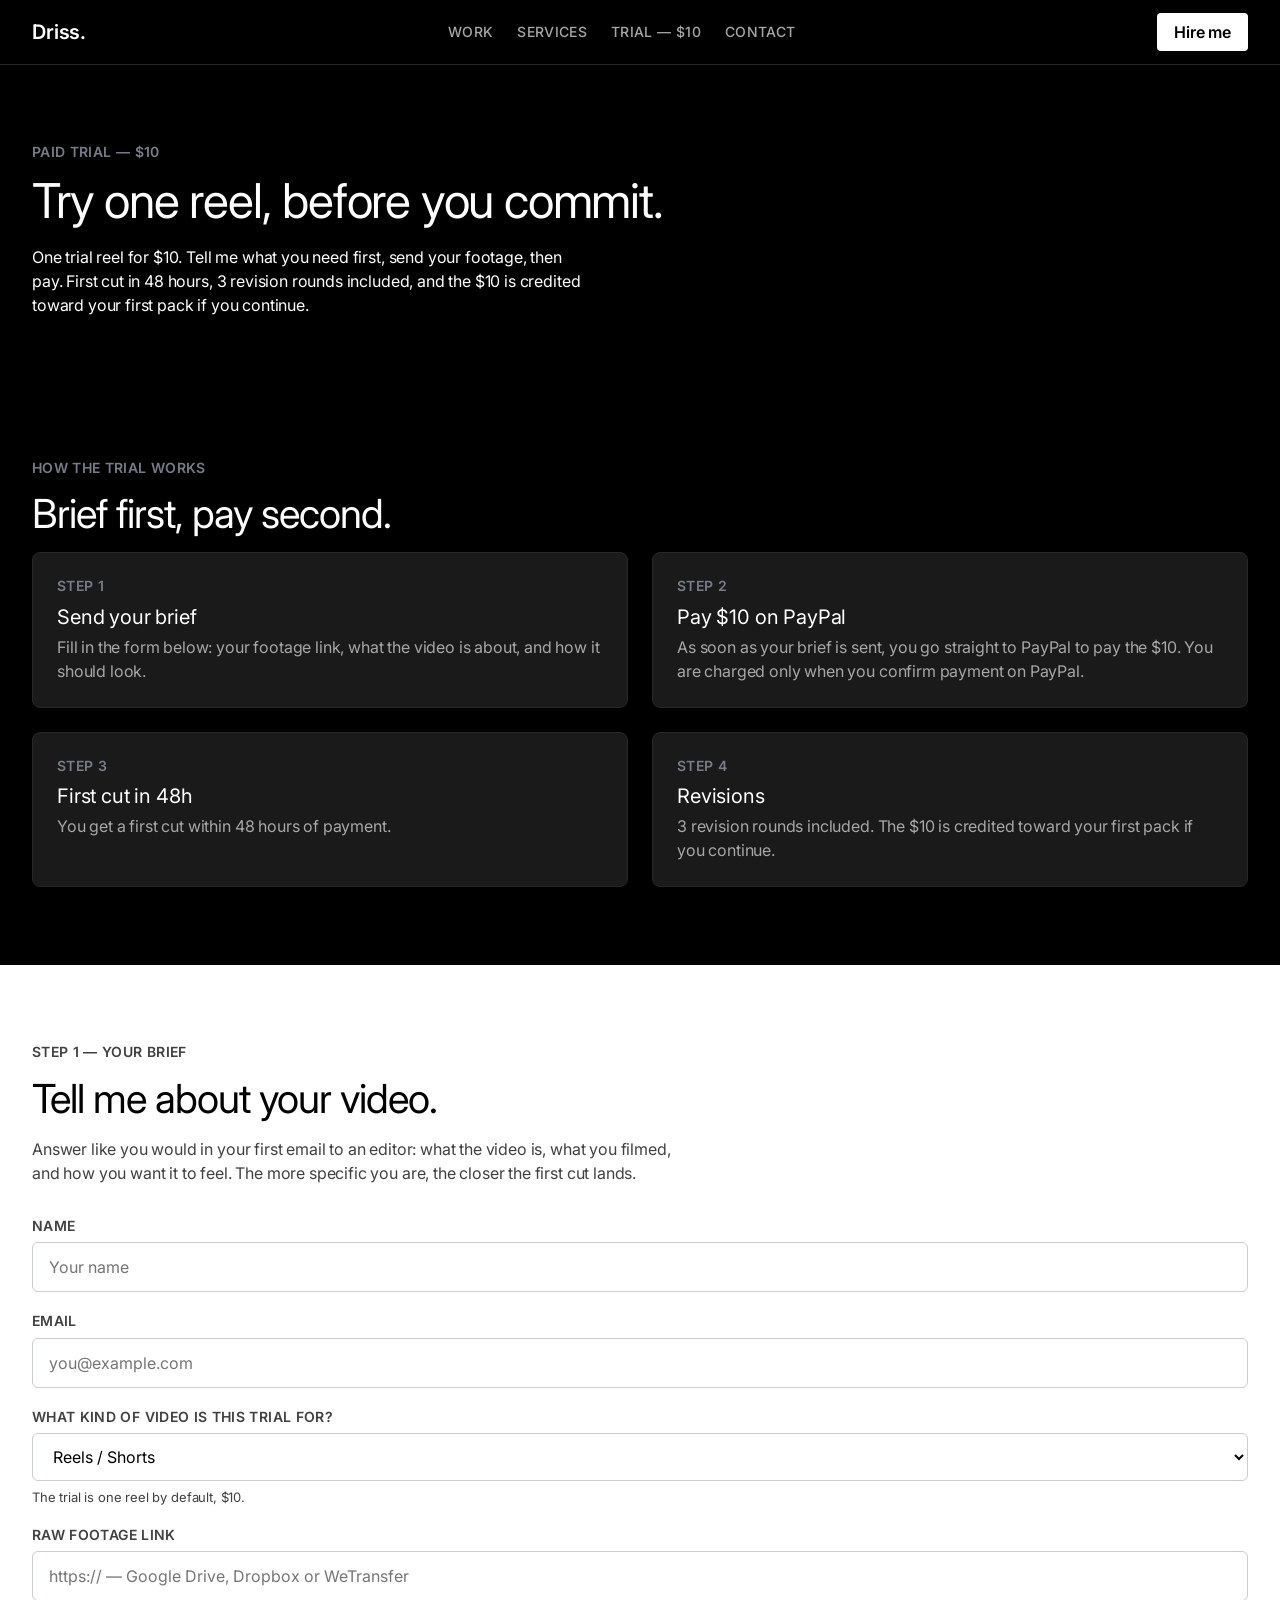
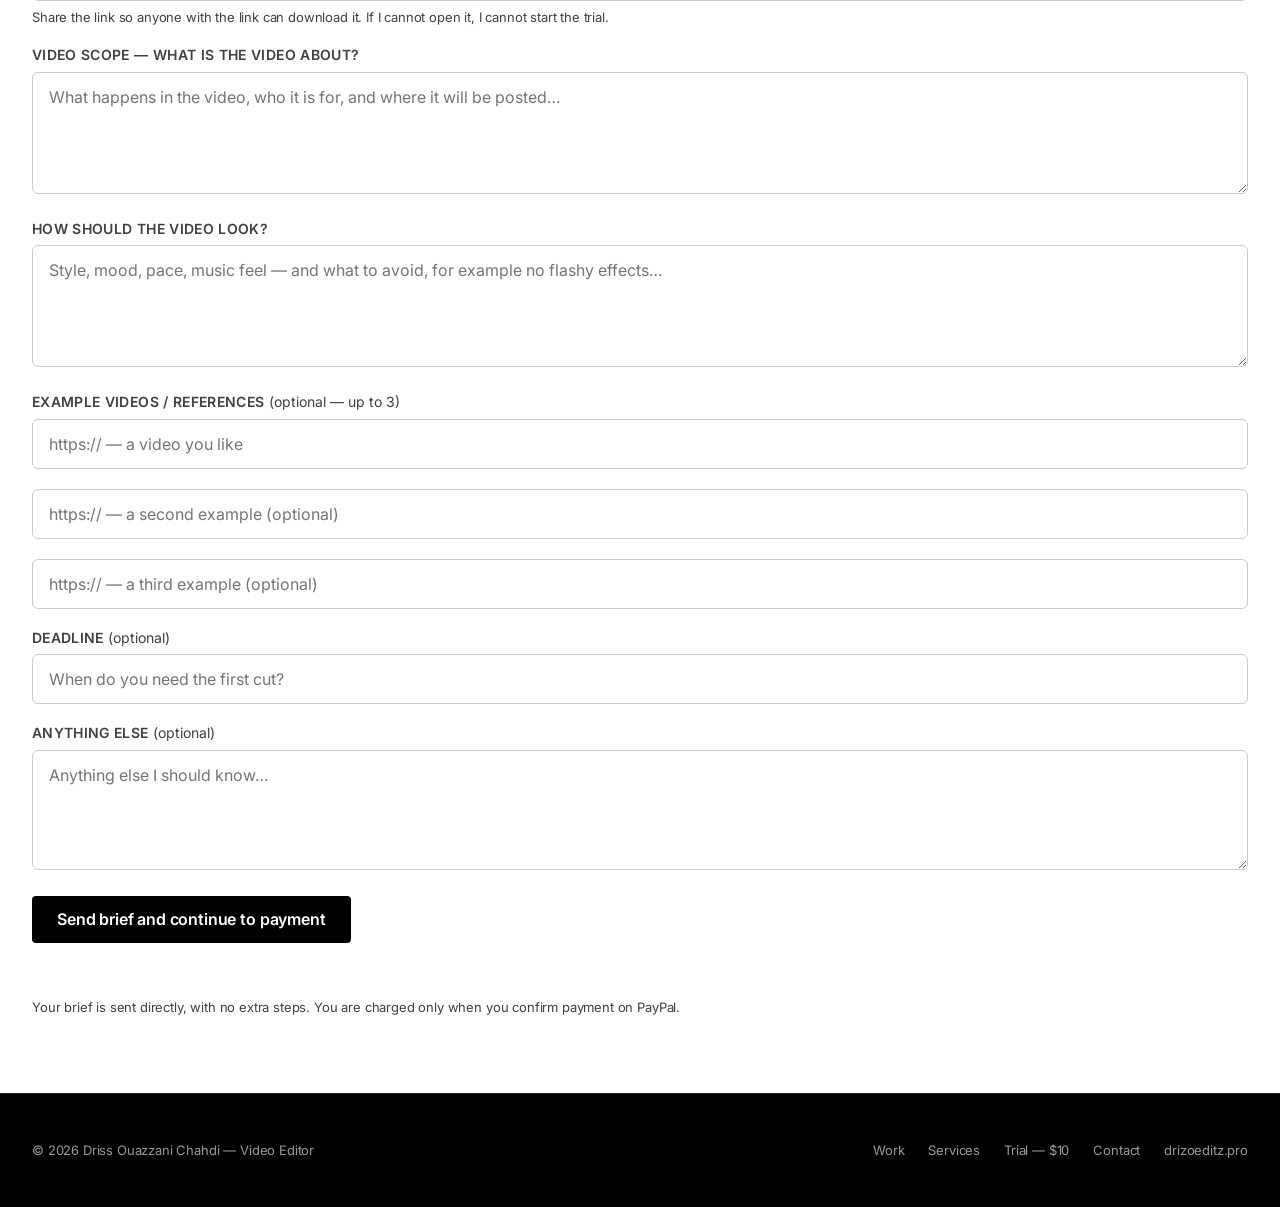
<file: trial.html>
<!DOCTYPE html>
<html lang="en">
<head>
<meta charset="utf-8">
<meta name="viewport" content="width=device-width, initial-scale=1">
<title>Paid Trial Edit — $10 | Driss Ouazzani Chahdi</title>
<meta name="description" content="Try a paid trial edit with Driss Ouazzani Chahdi: one reel for $10. Send your footage and brief first, then pay. First cut in 48 hours, 3 revision rounds included.">
<link rel="icon" type="image/svg+xml" href="favicon.svg">
<link rel="preconnect" href="https://fonts.googleapis.com">
<link rel="preconnect" href="https://fonts.gstatic.com" crossorigin>
<link rel="stylesheet" href="https://fonts.googleapis.com/css2?family=Inter:wght@400;500;600&display=swap">
<link rel="stylesheet" href="style.css">
</head>
<body>
<a class="skip-link" href="#main">Skip to content</a>

<nav class="nav" aria-label="Main">
  <div class="container nav-inner">
    <a href="index.html" class="wordmark">Driss.</a>
    <div class="nav-links" id="nav-menu">
      <a href="index.html#work">Work</a>
      <a href="index.html#services">Services</a>
      <a href="trial.html">Trial — $10</a>
      <a href="index.html#contact">Contact</a>
    </div>
    <a href="index.html#contact" class="btn btn-primary nav-cta" style="padding:8px 16px">Hire me</a>
    <button type="button" class="nav-toggle" id="nav-toggle" aria-expanded="false" aria-controls="nav-menu" aria-label="Open menu">
      <span aria-hidden="true"></span>
      <span aria-hidden="true"></span>
      <span aria-hidden="true"></span>
    </button>
  </div>
</nav>

<header class="page-hero">
  <div class="container">
    <p class="kicker">Paid trial — $10</p>
    <h1>Try one reel, before you commit.</h1>
    <p class="hero-sub">One trial reel for $10. Tell me what you need first, send your footage, then pay. First cut in 48 hours, 3 revision rounds included, and the $10 is credited toward your first pack if you continue.</p>
  </div>
</header>

<main id="main">
  <section class="section" aria-labelledby="trial-how-title">
    <div class="container">
      <p class="kicker">How the trial works</p>
      <h2 class="sec-title" id="trial-how-title">Brief first, pay second.</h2>
      <ol class="steps">
        <li class="step">
          <span class="step-num">Step 1</span>
          <h3>Send your brief</h3>
          <p>Fill in the form below: your footage link, what the video is about, and how it should look.</p>
        </li>
        <li class="step">
          <span class="step-num">Step 2</span>
          <h3>Pay $10 on PayPal</h3>
          <p>As soon as your brief is sent, you go straight to PayPal to pay the $10. You are charged only when you confirm payment on PayPal.</p>
        </li>
        <li class="step">
          <span class="step-num">Step 3</span>
          <h3>First cut in 48h</h3>
          <p>You get a first cut within 48 hours of payment.</p>
        </li>
        <li class="step">
          <span class="step-num">Step 4</span>
          <h3>Revisions</h3>
          <p>3 revision rounds included. The $10 is credited toward your first pack if you continue.</p>
        </li>
      </ol>
    </div>
  </section>

  <section class="contact section light-band" aria-labelledby="trial-title">
    <div class="container">
      <p class="kicker">Step 1 — Your brief</p>
      <h2 class="sec-title" id="trial-title">Tell me about your video.</h2>
      <p class="sec-sub">Answer like you would in your first email to an editor: what the video is, what you filmed, and how you want it to feel. The more specific you are, the closer the first cut lands.</p>
      <form class="contact-form" id="trial-form" action="#" novalidate>
        <div class="field">
          <label for="trial-name">Name</label>
          <input id="trial-name" name="name" type="text" autocomplete="name" required placeholder="Your name">
        </div>
        <div class="field">
          <label for="trial-email">Email</label>
          <input id="trial-email" name="email" type="email" autocomplete="email" required placeholder="you@example.com">
        </div>
        <div class="field">
          <label for="trial-type">What kind of video is this trial for?</label>
          <select id="trial-type" name="video-type">
            <option>Reels / Shorts</option>
            <option>YouTube</option>
            <option>Long-form</option>
          </select>
          <p class="field-hint">The trial is one reel by default, $10.</p>
        </div>
        <div class="field">
          <label for="trial-footage">Raw footage link</label>
          <input id="trial-footage" name="footage-link" type="url" inputmode="url" required placeholder="https:// — Google Drive, Dropbox or WeTransfer">
          <p class="field-hint">Share the link so anyone with the link can download it. If I cannot open it, I cannot start the trial.</p>
        </div>
        <div class="field">
          <label for="trial-scope">Video scope — what is the video about?</label>
          <textarea id="trial-scope" name="scope" rows="4" required placeholder="What happens in the video, who it is for, and where it will be posted…"></textarea>
        </div>
        <div class="field">
          <label for="trial-look">How should the video look?</label>
          <textarea id="trial-look" name="look" rows="4" required placeholder="Style, mood, pace, music feel — and what to avoid, for example no flashy effects…"></textarea>
        </div>
        <div class="field">
          <label for="trial-example-1">Example videos / references <span class="optional">(optional — up to 3)</span></label>
          <input id="trial-example-1" name="example-1" type="url" inputmode="url" placeholder="https:// — a video you like">
        </div>
        <div class="field">
          <label class="sr-only" for="trial-example-2" style="position:absolute;width:1px;height:1px;overflow:hidden;clip:rect(0 0 0 0);white-space:nowrap">Second example video</label>
          <input id="trial-example-2" name="example-2" type="url" inputmode="url" placeholder="https:// — a second example (optional)">
        </div>
        <div class="field">
          <label class="sr-only" for="trial-example-3" style="position:absolute;width:1px;height:1px;overflow:hidden;clip:rect(0 0 0 0);white-space:nowrap">Third example video</label>
          <input id="trial-example-3" name="example-3" type="url" inputmode="url" placeholder="https:// — a third example (optional)">
        </div>
        <div class="field">
          <label for="trial-deadline">Deadline <span class="optional">(optional)</span></label>
          <input id="trial-deadline" name="deadline" type="text" placeholder="When do you need the first cut?">
        </div>
        <div class="field">
          <label for="trial-notes">Anything else <span class="optional">(optional)</span></label>
          <textarea id="trial-notes" name="notes" rows="3" placeholder="Anything else I should know…"></textarea>
        </div>
        <button class="btn btn-dark" type="submit" id="trial-submit">Send brief and continue to payment</button>
        <p class="form-status" id="trial-status" role="status" aria-live="polite"></p>
        <p class="form-note">Your brief is sent directly, with no extra steps. You are charged only when you confirm payment on PayPal.</p>
      </form>
    </div>
  </section>
</main>

<footer class="footer">
  <div class="container footer-inner">
    <p>© 2026 Driss Ouazzani Chahdi — Video Editor</p>
    <nav class="footer-links" aria-label="Footer">
      <a href="index.html#work">Work</a>
      <a href="index.html#services">Services</a>
      <a href="trial.html">Trial — $10</a>
      <a href="index.html#contact">Contact</a>
      <a href="https://drizoeditz.pro">drizoeditz.pro</a>
    </nav>
  </div>
</footer>

<script>
/* Trial form — same flow as the live site (trial.js):
   POST the brief to FormSubmit AJAX (https://formsubmit.co/ajax/hello@drizoeditz.pro),
   then redirect to the PayPal payment link. No email-app fallback.
   NOTE: FormSubmit sends an activation email to hello@drizoeditz.pro on
   the FIRST submission — Driss must click "Activate" once, or the first
   brief will not arrive. */
(function () {
  var form = document.getElementById('trial-form');
  var EMAIL = 'hello@drizoeditz.pro';
  var FORM_URL = 'https://formsubmit.co/ajax/' + EMAIL;
  var PAYPAL_URL = 'https://www.paypal.com/ncp/payment/XK46NBVW36AFS';
  var WHATSAPP_URL = 'https://wa.me/4917688649232';

  /* Mobile nav (same behaviour as index). */
  var nav = document.querySelector('.nav');
  var btn = document.getElementById('nav-toggle');
  var menu = document.getElementById('nav-menu');
  function setOpen(open) {
    nav.classList.toggle('open', open);
    btn.setAttribute('aria-expanded', open ? 'true' : 'false');
    btn.setAttribute('aria-label', open ? 'Close menu' : 'Open menu');
  }
  btn.addEventListener('click', function () { setOpen(!nav.classList.contains('open')); });
  menu.addEventListener('click', function (e) { if (e.target.closest('a')) setOpen(false); });
  document.addEventListener('click', function (e) { if (!nav.contains(e.target)) setOpen(false); });

  if (!form) return;
  var nameEl = document.getElementById('trial-name');
  var emailEl = document.getElementById('trial-email');
  var typeEl = document.getElementById('trial-type');
  var footageEl = document.getElementById('trial-footage');
  var scopeEl = document.getElementById('trial-scope');
  var lookEl = document.getElementById('trial-look');
  var ex1El = document.getElementById('trial-example-1');
  var ex2El = document.getElementById('trial-example-2');
  var ex3El = document.getElementById('trial-example-3');
  var deadlineEl = document.getElementById('trial-deadline');
  var notesEl = document.getElementById('trial-notes');
  var statusEl = document.getElementById('trial-status');
  var submitBtn = document.getElementById('trial-submit');

  function setStatus(text) { statusEl.textContent = text; }
  function setStatusHtml(html) { statusEl.innerHTML = html; }
  function normalizeLink(v) {
    v = v.trim();
    if (v && !/^https?:\/\//i.test(v)) v = 'https://' + v;
    return v;
  }
  function isUrl(v) { return /^https?:\/\/[^\s/.]+\.[^\s]{2,}$/i.test(v); }

  form.addEventListener('submit', function (e) {
    e.preventDefault();
    [nameEl, emailEl, footageEl, scopeEl, lookEl, ex1El, ex2El, ex3El].forEach(function (el) {
      el.removeAttribute('aria-invalid');
    });
    var d = {
      name: nameEl.value.trim(),
      email: emailEl.value.trim(),
      type: typeEl.value,
      footage: normalizeLink(footageEl.value),
      scope: scopeEl.value.trim(),
      look: lookEl.value.trim(),
      examples: [ex1El.value, ex2El.value, ex3El.value].map(normalizeLink).filter(Boolean),
      deadline: deadlineEl.value.trim(),
      notes: notesEl.value.trim()
    };
    var bad = [];
    var parts = [];
    if (!d.name) { bad.push(nameEl); parts.push('your name'); }
    if (!d.email) { bad.push(emailEl); parts.push('your email'); }
    else if (!/^[^\s@]+@[^\s@]+\.[^\s@]{2,}$/.test(d.email)) {
      bad.push(emailEl);
      setStatus('That email does not look right. Check it and send again.');
      bad.forEach(function (el) { el.setAttribute('aria-invalid', 'true'); });
      bad[0].focus();
      return;
    }
    if (!d.footage) { bad.push(footageEl); parts.push('your raw footage link'); }
    if (!d.scope) { bad.push(scopeEl); parts.push('what the video is about'); }
    if (!d.look) { bad.push(lookEl); parts.push('how the video should look'); }
    if (bad.length) {
      setStatus('Add ' + parts.join(' and ') + ', then send again.');
    } else {
      var badLinks = [];
      if (!isUrl(d.footage)) badLinks.push(footageEl);
      d.examples.forEach(function (link, i) {
        if (link && !isUrl(link)) badLinks.push([ex1El, ex2El, ex3El][i]);
      });
      if (badLinks.length) {
        bad = badLinks;
        setStatus('One of those links does not look right. Paste the full address, for example https://drive.google.com/...');
      }
    }
    bad.forEach(function (el) { el.setAttribute('aria-invalid', 'true'); });
    if (bad.length) { bad[0].focus(); return; }

    submitBtn.disabled = true;
    var originalLabel = submitBtn.textContent;
    submitBtn.textContent = 'Sending brief…';
    setStatus('Sending your brief…');
    var payload = {
      name: d.name,
      email: d.email,
      'video-type': d.type,
      'footage-link': d.footage,
      scope: d.scope,
      look: d.look,
      'example-videos': d.examples.join(', '),
      deadline: d.deadline,
      notes: d.notes,
      _subject: 'Trial edit brief - ' + d.name,
      _template: 'table',
      _captcha: 'false'
    };
    fetch(FORM_URL, {
      method: 'POST',
      headers: { 'Content-Type': 'application/json', 'Accept': 'application/json' },
      body: JSON.stringify(payload)
    }).then(function (res) {
      if (!res.ok) throw new Error('FormSubmit returned ' + res.status);
      return res.json().catch(function () { return {}; });
    }).then(function () {
      setStatus('Brief sent. Taking you to PayPal to pay the $10…');
      window.location.href = PAYPAL_URL;
    }).catch(function () {
      submitBtn.disabled = false;
      submitBtn.textContent = originalLabel;
      setStatusHtml('Could not send your brief, please try again or message me on <a href="' + WHATSAPP_URL + '">WhatsApp</a>.');
    });
  });
})();
</script>
</body>
</html>
</file>
<file: style.css>
/* Portfolio V2 — Runway system. See DESIGN.md.
   Inter only, weights 400-600. No gradients, no shadows, no pill radii.
   Spacing on the 4/8px scale. Max container 1600px. */

:root {
  --black: #000000;
  --deep-black: #030303;
  --surface: #1a1a1a;
  --white: #ffffff;
  --near-white: #fefefe;
  --cloud: #e9ecf2;
  --border-dark: #27272a;
  --charcoal: #404040;
  --cool-slate: #767d88;
  --mid-slate: #7d848e;
  --muted: #a7a7a7;
  --cool-silver: #c9ccd1;
  --light-silver: #d0d4d4;
  --footer-gray: #999999;
  --pad: 16px;
}

* { box-sizing: border-box; }

html { scroll-behavior: smooth; }

body {
  margin: 0;
  background: var(--black);
  color: var(--white);
  font-family: "Inter", system-ui, -apple-system, "Segoe UI", sans-serif;
  font-size: 16px;
  font-weight: 400;
  line-height: 1.5;
  letter-spacing: -0.16px;
  -webkit-font-smoothing: antialiased;
}

img, video { display: block; max-width: 100%; }

a { color: inherit; }

h1, h2, h3, h4, p { margin: 0; }

ul, ol { margin: 0; padding: 0; list-style: none; }

button { font: inherit; cursor: pointer; }

/* Focus: always visible. */
:focus-visible {
  outline: 2px solid var(--white);
  outline-offset: 2px;
}
.light-band :focus-visible,
.light-band:focus-visible {
  outline-color: var(--black);
}

/* Skip link. */
.skip-link {
  position: absolute;
  left: 16px;
  top: -64px;
  z-index: 100;
  background: var(--white);
  color: var(--black);
  font-size: 14px;
  font-weight: 600;
  padding: 12px 16px;
  border-radius: 4px;
  text-decoration: none;
  transition: top 0.2s ease;
}
.skip-link:focus { top: 16px; }

/* Layout. */
.container {
  max-width: 1600px;
  margin: 0 auto;
  padding-left: var(--pad);
  padding-right: var(--pad);
}
.section { padding-top: 64px; padding-bottom: 64px; }

/* Type helpers. */
.kicker {
  font-size: 14px;
  font-weight: 600;
  line-height: 1.25;
  letter-spacing: 0.35px;
  text-transform: uppercase;
  color: var(--cool-slate);
  margin-bottom: 16px;
}
.sec-title {
  font-size: 32px;
  font-weight: 400;
  line-height: 1.1;
  letter-spacing: -1px;
  margin-bottom: 16px;
}
.sec-sub {
  font-size: 16px;
  line-height: 1.5;
  color: var(--muted);
  max-width: 640px;
  margin-bottom: 32px;
}
.light-band .sec-title { color: var(--black); }
.light-band .sec-sub { color: var(--charcoal); }
.light-band .kicker { color: var(--charcoal); }

/* Buttons. */
.btn {
  display: inline-block;
  font-size: 16px;
  font-weight: 600;
  line-height: 1.3;
  letter-spacing: -0.16px;
  padding: 12px 24px;
  border-radius: 4px;
  border: 1px solid transparent;
  text-decoration: none;
  text-align: center;
  transition: opacity 0.2s ease;
}
.btn:hover { opacity: 0.85; }
.btn-primary { background: var(--white); color: var(--black); }
.btn-ghost {
  background: transparent;
  color: var(--white);
  border-color: var(--white);
}
.btn-dark { background: var(--black); color: var(--white); }
.btn-dark-ghost {
  background: transparent;
  color: var(--black);
  border-color: var(--black);
}

/* Nav. */
.nav {
  position: sticky;
  top: 0;
  z-index: 50;
  background: var(--black);
  border-bottom: 1px solid var(--border-dark);
}
.nav-inner {
  display: flex;
  align-items: center;
  justify-content: space-between;
  gap: 16px;
  height: 64px;
}
.wordmark {
  font-size: 20px;
  font-weight: 600;
  line-height: 1;
  letter-spacing: -0.16px;
  color: var(--white);
  text-decoration: none;
  white-space: nowrap;
}
.nav-links { display: none; gap: 24px; }
.nav-links a {
  font-size: 14px;
  font-weight: 500;
  line-height: 1.25;
  letter-spacing: 0.35px;
  text-transform: uppercase;
  color: var(--muted);
  text-decoration: none;
  transition: color 0.2s ease;
}
.nav-links a:hover { color: var(--white); }
.nav-cta { display: none; }
.nav-toggle {
  display: flex;
  flex-direction: column;
  justify-content: center;
  gap: 6px;
  width: 48px;
  height: 48px;
  padding: 12px;
  background: transparent;
  border: 1px solid var(--border-dark);
  border-radius: 4px;
}
.nav-toggle span {
  display: block;
  height: 2px;
  background: var(--white);
}
.nav.open .nav-links {
  display: flex;
  flex-direction: column;
  gap: 0;
  position: absolute;
  left: 0;
  right: 0;
  top: 64px;
  background: var(--black);
  border-bottom: 1px solid var(--border-dark);
  padding: 8px 16px 16px;
}
.nav.open .nav-links a { padding: 12px 0; }

/* Hero. */
.hero {
  position: relative;
  min-height: 100vh;
  min-height: 100svh;
  display: flex;
  align-items: flex-end;
  overflow: hidden;
  background: var(--black);
}
.hero-video {
  position: absolute;
  inset: 0;
  width: 100%;
  height: 100%;
  object-fit: cover;
  opacity: 0.55;
}
.hero::after {
  content: "";
  position: absolute;
  inset: 0;
  background: var(--black);
  opacity: 0.35;
}
.hero-inner {
  position: relative;
  z-index: 2;
  width: 100%;
  padding-top: 78px;
  padding-bottom: 64px;
}
.hero h1 {
  font-size: 40px;
  font-weight: 400;
  line-height: 1;
  letter-spacing: -1.2px;
  color: var(--white);
  max-width: 800px;
  margin-bottom: 20px;
}
.hero-sub {
  font-size: 16px;
  line-height: 1.5;
  color: var(--near-white);
  max-width: 560px;
  margin-bottom: 32px;
}
.hero-cta { display: flex; flex-wrap: wrap; gap: 16px; }

/* Proof strip. */
.proof {
  background: var(--black);
  border-top: 1px solid var(--border-dark);
  border-bottom: 1px solid var(--border-dark);
}
.proof-list {
  display: grid;
  grid-template-columns: 1fr 1fr;
  gap: 24px;
}
.proof-item strong {
  display: block;
  font-size: 24px;
  font-weight: 400;
  line-height: 1;
  letter-spacing: -0.16px;
  color: var(--white);
  margin-bottom: 8px;
}
.proof-item span {
  font-size: 14px;
  font-weight: 500;
  line-height: 1.25;
  letter-spacing: 0.35px;
  text-transform: uppercase;
  color: var(--muted);
}

/* Work grid. */
.work { background: var(--black); }
.work-grid {
  display: grid;
  grid-template-columns: 1fr;
  gap: 24px;
}
.work-card {
  background: var(--surface);
  border: 1px solid var(--border-dark);
  border-radius: 8px;
  overflow: hidden;
  padding: 0;
  text-align: left;
  color: var(--white);
  transition: border-color 0.2s ease;
}
.work-card:hover { border-color: var(--charcoal); }
.work-card:hover .work-poster { opacity: 0.9; }
.work-poster-wrap { position: relative; display: block; background: var(--deep-black); }
.work-poster {
  width: 100%;
  aspect-ratio: 9 / 16;
  object-fit: cover;
  border-radius: 8px 8px 0 0;
  transition: opacity 0.2s ease;
}
.work-card.wide .work-poster { aspect-ratio: 16 / 9; }
.play-badge {
  position: absolute;
  right: 12px;
  bottom: 12px;
  width: 48px;
  height: 48px;
  border-radius: 4px;
  background: var(--white);
  color: var(--black);
  display: grid;
  place-items: center;
  font-size: 13px;
  font-weight: 600;
}
.work-body { display: block; padding: 20px; }
.work-title {
  display: block;
  font-size: 24px;
  font-weight: 400;
  line-height: 1;
  letter-spacing: -0.16px;
  margin-bottom: 8px;
}
.work-meta {
  display: block;
  font-size: 14px;
  font-weight: 500;
  line-height: 1.43;
  letter-spacing: 0.35px;
  text-transform: uppercase;
  color: var(--muted);
}

/* Services — Cool Cloud light band. */
.services { background: var(--cloud); }
.services-grid {
  display: grid;
  grid-template-columns: 1fr;
  gap: 24px;
}
.service-card {
  background: var(--white);
  border: 1px solid var(--light-silver);
  border-radius: 8px;
  padding: 32px;
}
.service-card h3 {
  font-size: 24px;
  font-weight: 400;
  line-height: 1;
  letter-spacing: -0.16px;
  color: var(--black);
  margin-bottom: 8px;
}
.service-price {
  font-size: 20px;
  font-weight: 400;
  line-height: 1;
  color: var(--black);
  margin-bottom: 20px;
}
.service-card p {
  font-size: 16px;
  line-height: 1.5;
  color: var(--charcoal);
  margin-bottom: 20px;
}
.service-list li {
  font-size: 16px;
  line-height: 1.5;
  color: var(--charcoal);
  padding: 8px 0 8px 24px;
  position: relative;
  border-top: 1px solid var(--cloud);
}
.service-list li::before {
  content: "";
  position: absolute;
  left: 0;
  top: 16px;
  width: 8px;
  height: 8px;
  background: var(--black);
  border-radius: 4px;
}
.service-note {
  font-size: 14px;
  font-weight: 500;
  line-height: 1.43;
  letter-spacing: 0.35px;
  text-transform: uppercase;
  color: var(--charcoal);
  margin-top: 20px;
}

/* Trial band — Deep Black. */
.trial-band { background: var(--deep-black); }
.trial-inner {
  display: grid;
  grid-template-columns: 1fr;
  gap: 32px;
  align-items: center;
}
.trial-price {
  font-size: 48px;
  font-weight: 400;
  line-height: 1;
  letter-spacing: -1.2px;
  color: var(--white);
  margin-bottom: 16px;
}
.trial-band p.trial-copy {
  font-size: 16px;
  line-height: 1.5;
  color: var(--muted);
  max-width: 560px;
  margin-bottom: 24px;
}

/* Testimonial — Pure White band. */
.testimonial { background: var(--white); text-align: left; }
.testimonial blockquote {
  margin: 0;
  max-width: 800px;
}
.testimonial .quote {
  font-size: 36px;
  font-weight: 400;
  line-height: 1;
  letter-spacing: -0.9px;
  color: var(--black);
  margin-bottom: 16px;
}
.testimonial .stars {
  font-size: 16px;
  letter-spacing: 4px;
  color: var(--black);
  margin-bottom: 8px;
}
.testimonial cite {
  font-size: 14px;
  font-weight: 600;
  line-height: 1.25;
  letter-spacing: 0.35px;
  text-transform: uppercase;
  font-style: normal;
  color: var(--charcoal);
}

/* Contact — Pure White band. */
.contact { background: var(--white); }
.contact-grid {
  display: grid;
  grid-template-columns: 1fr;
  gap: 32px;
}
.contact-info p {
  font-size: 16px;
  line-height: 1.5;
  color: var(--charcoal);
  margin-bottom: 16px;
}
.contact-info a { color: var(--black); }
.contact-direct { margin-top: 24px; }
.contact-direct li { margin-bottom: 12px; }
.contact-direct .label {
  display: block;
  font-size: 14px;
  font-weight: 600;
  line-height: 1.25;
  letter-spacing: 0.35px;
  text-transform: uppercase;
  color: var(--charcoal);
  margin-bottom: 4px;
}
.contact-direct a {
  font-size: 16px;
  color: var(--black);
  text-decoration: none;
  overflow-wrap: anywhere;
}
.contact-direct a:hover { text-decoration: underline; }

/* Forms. */
.field { margin-bottom: 20px; }
.field label {
  display: block;
  font-size: 14px;
  font-weight: 600;
  line-height: 1.25;
  letter-spacing: 0.35px;
  text-transform: uppercase;
  color: var(--charcoal);
  margin-bottom: 8px;
}
.field .optional { text-transform: none; letter-spacing: 0; font-weight: 400; }
.field input,
.field select,
.field textarea {
  width: 100%;
  font-family: inherit;
  font-size: 16px;
  line-height: 1.5;
  color: var(--black);
  background: var(--white);
  border: 1px solid var(--cool-silver);
  border-radius: 6px;
  padding: 12px 16px;
}
.field textarea { resize: vertical; min-height: 120px; }
.field input[aria-invalid="true"],
.field textarea[aria-invalid="true"] {
  border-color: var(--black);
  border-width: 2px;
}
.field-hint {
  font-size: 13px;
  line-height: 1.3;
  color: var(--charcoal);
  margin-top: 8px;
}
.form-status {
  font-size: 16px;
  line-height: 1.5;
  color: var(--black);
  margin-top: 16px;
  min-height: 24px;
}
.form-status a { color: var(--black); }
.form-note {
  font-size: 13px;
  line-height: 1.3;
  color: var(--charcoal);
  margin-top: 16px;
}

/* Steps (trial page). */
.steps {
  display: grid;
  grid-template-columns: 1fr;
  gap: 24px;
  counter-reset: step;
}
.step {
  background: var(--surface);
  border: 1px solid var(--border-dark);
  border-radius: 8px;
  padding: 24px;
}
.step h3 {
  font-size: 20px;
  font-weight: 400;
  line-height: 1;
  color: var(--white);
  margin-bottom: 8px;
}
.step p {
  font-size: 16px;
  line-height: 1.5;
  color: var(--muted);
}
.step-num {
  display: block;
  font-size: 14px;
  font-weight: 600;
  line-height: 1.25;
  letter-spacing: 0.35px;
  text-transform: uppercase;
  color: var(--cool-slate);
  margin-bottom: 12px;
}

/* Footer. */
.footer {
  background: var(--black);
  border-top: 1px solid var(--border-dark);
  padding-top: 48px;
  padding-bottom: 48px;
}
.footer-inner {
  display: flex;
  flex-direction: column;
  gap: 24px;
}
.footer p, .footer a {
  font-size: 13px;
  line-height: 1.3;
  color: var(--footer-gray);
  text-decoration: none;
}
.footer a:hover { color: var(--white); }
.footer-links { display: flex; flex-wrap: wrap; gap: 8px 24px; }

/* Video modal. */
.modal {
  position: fixed;
  inset: 0;
  z-index: 90;
  display: none;
  align-items: center;
  justify-content: center;
  padding: 16px;
  background: rgba(0, 0, 0, 0.9);
}
.modal.open { display: flex; }
.modal-dialog {
  width: 100%;
  max-width: 960px;
  background: var(--surface);
  border: 1px solid var(--border-dark);
  border-radius: 8px;
  overflow: hidden;
}
.modal-dialog.vertical { max-width: 480px; }
.modal-head {
  display: flex;
  align-items: center;
  justify-content: space-between;
  gap: 16px;
  padding: 16px 20px;
}
.modal-head h3 {
  font-size: 20px;
  font-weight: 400;
  line-height: 1;
  color: var(--white);
}
.modal-close {
  flex: none;
  width: 48px;
  height: 48px;
  background: transparent;
  color: var(--white);
  border: 1px solid var(--border-dark);
  border-radius: 4px;
  font-size: 20px;
  line-height: 1;
}
.modal-media video,
.modal-media iframe {
  width: 100%;
  aspect-ratio: 16 / 9;
  border: 0;
  background: var(--black);
}
.modal-dialog.vertical .modal-media video,
.modal-dialog.vertical .modal-media iframe { aspect-ratio: 9 / 16; }

/* Trial page hero (no showreel). */
.page-hero {
  background: var(--black);
  padding-top: 78px;
  padding-bottom: 64px;
}
.page-hero h1 {
  font-size: 40px;
  font-weight: 400;
  line-height: 1;
  letter-spacing: -1.2px;
  color: var(--white);
  max-width: 800px;
  margin-bottom: 20px;
}
.page-hero .hero-sub { margin-bottom: 0; }

/* Responsive. */
@media (min-width: 640px) {
  :root { --pad: 24px; }
  .sec-title { font-size: 40px; }
  .hero h1, .page-hero h1 { font-size: 48px; }
  .work-grid { grid-template-columns: 1fr 1fr; }
  .work-card.wide { grid-column: span 2; }
  .proof-list { grid-template-columns: repeat(3, 1fr); }
  .steps { grid-template-columns: 1fr 1fr; }
  .nav-links { display: flex; }
  .nav-toggle { display: none; }
  .nav-cta { display: inline-block; }
}

@media (min-width: 768px) {
  .section { padding-top: 78px; padding-bottom: 78px; }
  .work-grid { grid-template-columns: repeat(3, 1fr); }
  .services-grid { grid-template-columns: 1fr 1fr; }
  .trial-inner { grid-template-columns: 1fr auto; }
  .contact-grid { grid-template-columns: 1fr 1.5fr; }
  .footer-inner { flex-direction: row; justify-content: space-between; align-items: flex-start; }
}

@media (min-width: 1024px) {
  :root { --pad: 32px; }
  .work-grid { grid-template-columns: repeat(4, 1fr); }
  .proof-list { grid-template-columns: repeat(5, 1fr); }
}

@media (prefers-reduced-motion: reduce) {
  html { scroll-behavior: auto; }
  *, *::before, *::after { transition: none !important; }
}
</file>
